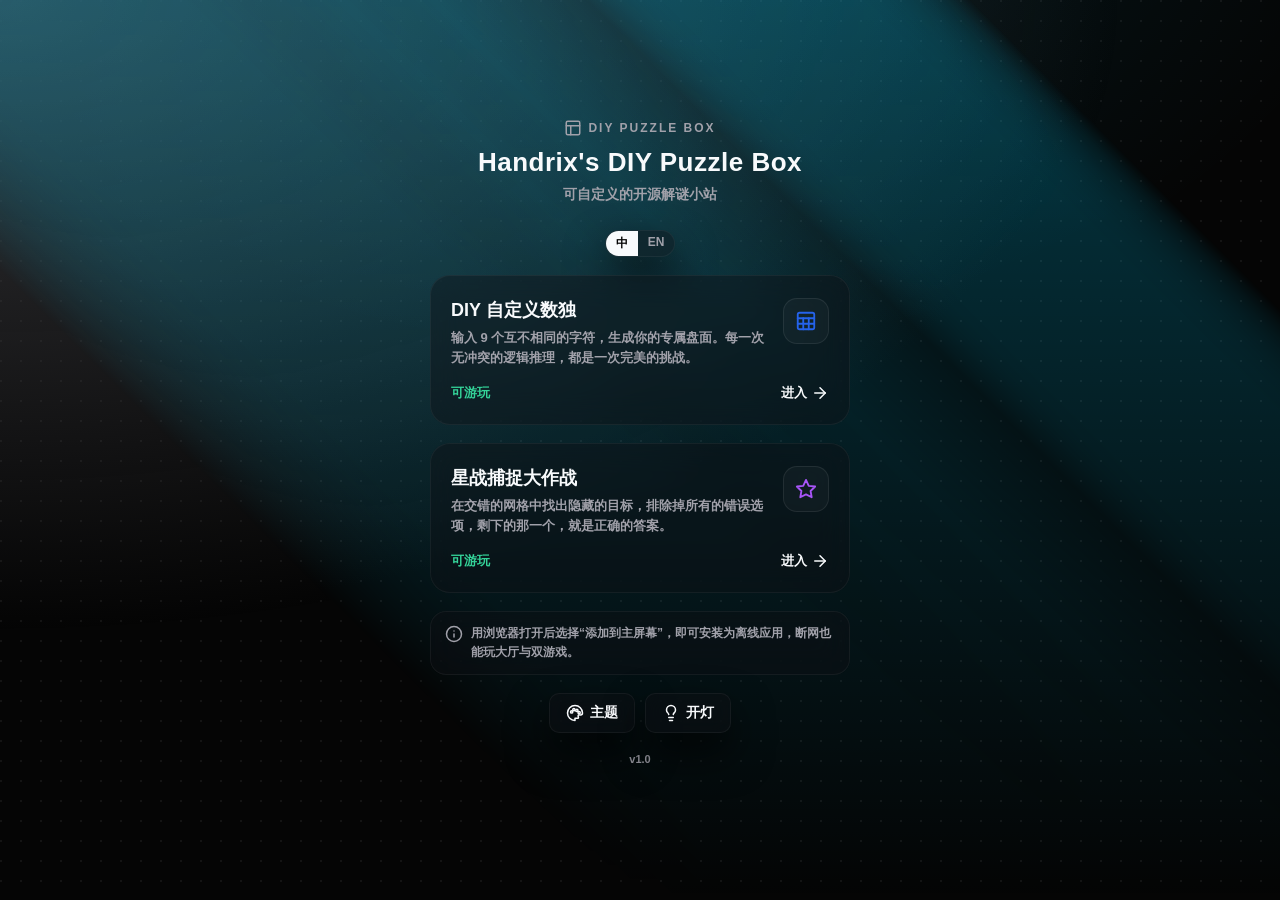
<file: index.html>
<!DOCTYPE html>
<html lang="zh-CN">
<head>
    <meta charset="UTF-8">
    <meta name="viewport" content="width=device-width, initial-scale=1.0, maximum-scale=1.0, user-select=none, viewport-fit=cover">
    <title>Handrix's DIY Puzzle Box</title>
    <link rel="stylesheet" href="css/common.css">
    <style>
        body {
            min-height: 100vh;
            justify-content: center;
            padding: 32px 20px 48px;
            box-sizing: border-box;
        }

        .hall {
            width: 100%;
            max-width: 420px;
            z-index: 10;
            display: flex;
            flex-direction: column;
            gap: 18px;
        }

        .hall-brand {
            text-align: center;
            margin-bottom: 8px;
        }

        .hall-kicker {
            display: inline-flex;
            align-items: center;
            gap: 6px;
            font-size: 12px;
            letter-spacing: 2px;
            text-transform: uppercase;
            color: var(--text-note);
            font-weight: 700;
            margin-bottom: 10px;
        }

        .hall-brand h1 {
            font-size: 26px;
            letter-spacing: 0.5px;
            margin: 0 0 8px;
            color: var(--text-main);
        }

        .hall-brand p {
            margin: 0;
            font-size: 14px;
            color: var(--text-note);
            font-weight: 600;
        }

        .game-card {
            display: block;
            text-decoration: none;
            color: inherit;
            background: var(--glass-bg);
            border: 1px solid var(--glass-border);
            backdrop-filter: blur(16px);
            -webkit-backdrop-filter: blur(16px);
            border-radius: 20px;
            padding: 22px 20px;
            box-shadow: 0 12px 32px var(--shadow);
            transition: transform 0.2s, box-shadow 0.2s;
        }

        .game-card:active { transform: scale(0.98); }

        .game-card-top {
            display: flex;
            align-items: flex-start;
            justify-content: space-between;
            gap: 12px;
            margin-bottom: 12px;
        }

        .game-icon {
            width: 44px;
            height: 44px;
            border-radius: 14px;
            display: flex;
            align-items: center;
            justify-content: center;
            background: var(--btn-bg);
            border: 1px solid var(--btn-border);
            flex-shrink: 0;
        }

        .game-icon .icon { width: 22px; height: 22px; }

        .game-card h2 {
            margin: 0 0 6px;
            font-size: 18px;
        }

        .game-card p {
            margin: 0;
            font-size: 13px;
            line-height: 1.55;
            color: var(--text-note);
            font-weight: 600;
        }

        .game-meta {
            margin-top: 16px;
            display: flex;
            align-items: center;
            justify-content: space-between;
            font-size: 13px;
            font-weight: 700;
        }

        .status-live { color: #059669; }
        .status-soon { color: #d97706; }

        [data-theme="dark"] .status-live { color: #34d399; }
        [data-theme="dark"] .status-soon { color: #fbbf24; }

        .enter-hint {
            display: inline-flex;
            align-items: center;
            gap: 4px;
            color: var(--text-main);
        }

        .hall-theme {
            align-self: center;
            display: inline-flex;
            align-items: center;
            gap: 6px;
            padding: 10px 16px;
            margin-top: 6px;
        }

        .card-sudoku .game-icon { color: #2563eb; }
        .card-star .game-icon { color: #a855f7; }

        .hall-bottom { display: flex; gap: 10px; align-self: center; }
        .hall-bottom .hall-theme { margin-top: 0; }
    </style>
<link rel="manifest" href="manifest.json">
    <link rel="apple-touch-icon" href="assets/app-icon.png">
    <meta name="apple-mobile-web-app-capable" content="yes">
    <meta name="apple-mobile-web-app-status-bar-style" content="black-translucent">
</head>
<body data-skin="default" data-theme="dark">
    <canvas id="canvas-fx"></canvas>
    <canvas id="canvas-confetti"></canvas>

    <div class="hall">
        <div class="hall-brand">
            <div class="hall-kicker">
                <svg class="icon" viewBox="0 0 24 24"><rect width="18" height="18" x="3" y="3" rx="2"/><path d="M3 9h18"/><path d="M9 21V9"/></svg>
                DIY PUZZLE BOX
            </div>
            <h1>Handrix's DIY Puzzle Box</h1>
            <p data-i18n="hall_sub">可自定义的开源解谜小站</p>
        </div>
        <div style="display:flex; justify-content:center;">
            <div class="lang-toggle" onclick="toggleGlobalLang()">
                <div class="lang-btn active" id="lang-cn">中</div>
                <div class="lang-btn" id="lang-en">EN</div>
            </div>
        </div>

        <a class="game-card card-sudoku" href="games/diy-sudoku/diy.html">
            <div class="game-card-top">
                <div>
                    <h2 data-i18n="card_diy_title">DIY 自定义数独</h2>
                    <p data-i18n="card_diy_desc">输入 9 个互不相同的字符，生成你的专属盘面。每一次无冲突的逻辑推理，都是一次完美的挑战。</p>
                </div>
                <div class="game-icon">
                    <svg class="icon" viewBox="0 0 24 24"><rect width="18" height="18" x="3" y="3" rx="2"/><path d="M3 9h18"/><path d="M9 21V9"/><path d="M3 15h18"/><path d="M15 21V9"/></svg>
                </div>
            </div>
            <div class="game-meta">
                <span class="status-live" data-i18n="status_live">可游玩</span>
                <span class="enter-hint"><span data-i18n="enter">进入</span>
                    <svg class="icon" viewBox="0 0 24 24"><path d="M5 12h14"/><path d="m12 5 7 7-7 7"/></svg>
                </span>
            </div>
        </a>

        <a class="game-card card-star" href="games/starbattle/star.html">
            <div class="game-card-top">
                <div>
                    <h2 data-i18n="card_star_title">星战捕捉大作战</h2>
                    <p data-i18n="card_star_desc">在交错的网格中找出隐藏的目标，排除掉所有的错误选项，剩下的那一个，就是正确的答案。</p>
                </div>
                <div class="game-icon">
                    <svg class="icon" viewBox="0 0 24 24"><polygon points="12 2 15 8.5 22 9.3 17 14.2 18.2 21 12 17.8 5.8 21 7 14.2 2 9.3 9 8.5 12 2"/></svg>
                </div>
            </div>
            <div class="game-meta">
                <span class="status-live" data-i18n="status_live">可游玩</span>
                <span class="enter-hint"><span data-i18n="enter">进入</span>
                    <svg class="icon" viewBox="0 0 24 24"><path d="M5 12h14"/><path d="m12 5 7 7-7 7"/></svg>
                </span>
            </div>
        </a>

        <div class="hall-tip">
            <svg class="icon" viewBox="0 0 24 24"><path d="M12 16v-4"/><path d="M12 8h.01"/><circle cx="12" cy="12" r="10"/></svg>
            <span data-i18n="hall_offline_tip">用浏览器打开后选择“添加到主屏幕”，即可安装为离线应用，断网也能玩大厅与双游戏。</span>
        </div>

        <div class="hall-bottom">
            <button type="button" class="hall-theme glass-panel" onclick="openSkinModal()">
                <svg class="icon" viewBox="0 0 24 24"><path d="M12 22a10 10 0 1 1 10-10c0 1.5-1 2.5-2.5 2.5h-1.87a1.5 1.5 0 0 0-1.42 2.05l.38 1.15c.21.63-.3 1.3-.98 1.3H12Z"/><circle cx="7.5" cy="10.5" r="1.5"/><circle cx="10.5" cy="7.5" r="1.5"/><circle cx="14.5" cy="8.5" r="1.5"/><circle cx="17.5" cy="11.5" r="1.5"/></svg>
                <span data-i18n="hall_theme">主题</span>
            </button>
            <button type="button" class="hall-theme glass-panel" id="theme-btn" onclick="toggleTheme()">
                <svg class="icon" id="theme-icon" viewBox="0 0 24 24"><path d="M15 14c.2-1 .7-1.7 1.5-2.5 1-.9 1.5-2.2 1.5-3.5A6 6 0 0 0 6 8c0 1.3.5 2.6 1.5 3.5.7.8 1.3 1.5 1.5 2.5"/><path d="M9 18h6"/><path d="M10 22h4"/></svg>
                <span id="theme-text">开灯</span>
            </button>
        </div>
        <div class="hall-version" id="hall-version">v1.0</div>
    </div>

    <!-- 主题弹窗 -->
    <div class="modal-overlay" id="skinModal">
        <div class="modal-content" style="text-align: center;">
            <h2 style="color: #a855f7;"><svg class="icon" viewBox="0 0 24 24"><path d="M12 22a10 10 0 1 1 10-10c0 1.5-1 2.5-2.5 2.5h-1.87a1.5 1.5 0 0 0-1.42 2.05l.38 1.15c.21.63-.3 1.3-.98 1.3H12Z"/><circle cx="7.5" cy="10.5" r="1.5"/><circle cx="10.5" cy="7.5" r="1.5"/><circle cx="14.5" cy="8.5" r="1.5"/><circle cx="17.5" cy="11.5" r="1.5"/></svg> 主题色彩</h2>
            <hr style="border: 0; border-top: 1px solid var(--glass-border); margin-bottom: 20px;">
            <div style="display: flex; flex-direction: column; gap: 8px;">
                <button class="skin-opt" onclick="changeSkin('default')" style="background: linear-gradient(135deg, #e0c3fc, #8ec5fc); color: #1e293b;">
                    <svg class="icon" viewBox="0 0 24 24"><path d="m12 3-1.912 5.813a2 2 0 0 1-1.275 1.275L3 12l5.813 1.912a2 2 0 0 1 1.275 1.275L12 21l1.912-5.813a2 2 0 0 1 1.275-1.275L21 12l-5.813-1.912a2 2 0 0 1-1.275-1.275L12 3Z"/><path d="M5 3v4"/><path d="M19 17v4"/><path d="M3 5h4"/><path d="M17 19h4"/></svg> 星空青 (Cyan)
                </button>
                <button class="skin-opt" onclick="changeSkin('purple')" style="background: linear-gradient(135deg, #e2c0ff, #c49aeb); color: #3b0764;">
                    <svg class="icon" viewBox="0 0 24 24"><path d="M19 14c1.49-1.46 3-3.21 3-5.5A5.5 5.5 0 0 0 16.5 3c-1.76 0-3 .5-4.5 2-1.5-1.5-2.74-2-4.5-2A5.5 5.5 0 0 0 2 8.5c0 2.3 1.5 4.05 3 5.5l7 7Z"/></svg> 罗兰紫 (Purple)
                </button>
                <button class="skin-opt" onclick="changeSkin('emerald')" style="background: linear-gradient(135deg, #a7f3d0, #34d399); color: #064e3b;">
                    <svg class="icon" viewBox="0 0 24 24"><path d="M12 2L2 7l10 5 10-5-10-5z"/><path d="M2 17l10 5 10-5"/></svg> 翡冷翠雾绿 (Emerald)
                </button>
            </div>
            <button class="close-btn" onclick="closeModal('skinModal')">选好了！</button>
        </div>
    </div>

    <script src="js/common.js"></script>
<script>
    window.HALL_DICT = {
        cn: {
            hall_sub: "可自定义的开源解谜小站",
            card_diy_title: "DIY 自定义数独",
            card_diy_desc: "输入 9 个互不相同的字符，生成你的专属盘面。每一次无冲突的逻辑推理，都是一次完美的挑战。",
            card_star_title: "星战捕捉大作战",
            card_star_desc: "在交错的网格中找出隐藏的目标，排除掉所有的错误选项，剩下的那一个，就是正确的答案。",
            status_live: "可游玩",
            enter: "进入",
            hall_theme: "主题",
            hall_offline_tip: "用浏览器打开后选择“添加到主屏幕”，即可安装为离线应用，断网也能玩大厅与双游戏。"
        },
        en: {
            hall_sub: "A customizable open-source puzzle lobby",
            card_diy_title: "DIY Custom Sudoku",
            card_diy_desc: "Enter 9 unique characters to generate your own board. Every clean logical deduction is a perfect challenge.",
            card_star_title: "Starbattle Hunt",
            card_star_desc: "Find the hidden target in the grid, rule out every wrong option, and the one that remains is the answer.",
            status_live: "Playable",
            enter: "Enter",
            hall_theme: "Theme",
            hall_offline_tip: "Open in a browser, then choose Add to Home Screen to install the offline app. The lobby and both games work offline."
        }
    };
    window.onGlobalLangApplied = function() {
        applyThemeUI();
    };
    document.addEventListener('DOMContentLoaded', () => { applyGlobalLang(); });
    if ("serviceWorker" in navigator) {
        window.addEventListener("load", function () {
            navigator.serviceWorker.register("sw.js").catch(function (err) {
                console.warn("SW register failed:", err);
            });
        });
    }
    </script>
</body>
</html>
</file>
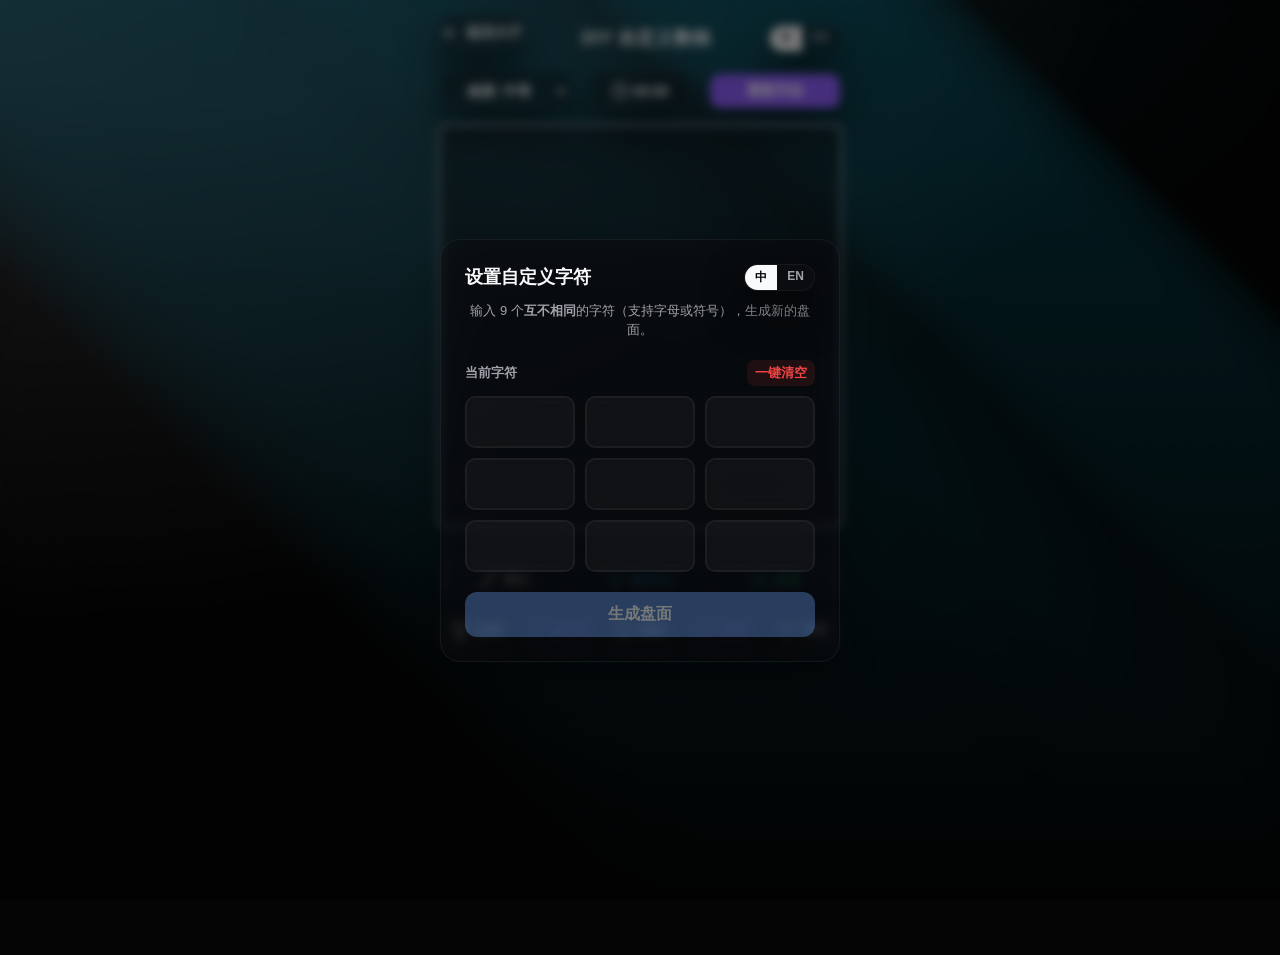
<file: games/diy-sudoku/diy.html>
<!DOCTYPE html>
<html lang="zh-CN">
<head>
    <meta charset="UTF-8">
    <meta name="viewport" content="width=device-width, initial-scale=1.0, maximum-scale=1.0, user-select=none, viewport-fit=cover">
    <title>DIY 自定义数独 · Handrix's DIY Puzzle Box</title>
    <link rel="stylesheet" href="../../css/common.css">
    <link rel="stylesheet" href="diy.css">
    <link rel="manifest" href="../../manifest.json">
    <link rel="apple-touch-icon" href="../../assets/app-icon.png">
    <meta name="apple-mobile-web-app-capable" content="yes">
    <meta name="apple-mobile-web-app-status-bar-style" content="black-translucent">
</head>
<body data-skin="default" data-theme="dark">

    <canvas id="canvas-fx"></canvas>
    <canvas id="canvas-confetti"></canvas>

    <div class="header">
        <a href="../../index.html" class="hall-back glass-panel">
            <svg class="icon" viewBox="0 0 24 24"><path d="m12 19-7-7 7-7"/><path d="M19 12H5"/></svg>
            返回大厅
        </a>
        <h1 id="app-title" data-i18n="title">DIY 自定义数独</h1>
        <div class="lang-toggle" onclick="toggleLang()">
            <div class="lang-btn active" id="lang-cn">中</div>
            <div class="lang-btn" id="lang-en">EN</div>
        </div>
    </div>

    <div class="top-controls">
        <select id="diff-select" class="glass-panel" onchange="startNewGame()">
            <option value="35" data-i18n="diff_easy">难度: 简单</option>
            <option value="45" selected data-i18n="diff_med">难度: 中等</option>
            <option value="55" data-i18n="diff_hard">难度: 困难</option>
        </select>
        <div class="timer-display glass-panel" id="timer"><svg class="icon" viewBox="0 0 24 24"><circle cx="12" cy="12" r="10"/><polyline points="12 6 12 12 16 14"/></svg> <span>00:00</span></div>
        <button id="new-game-btn" onclick="startNewGame()" style="background:#8b5cf6; color:white; border:none;" data-i18n="btn_restart">重新开始</button>
    </div>

    <div class="board" id="board"></div>
    <div class="keyboard" id="keyboard-container"></div>

    <div class="action-row">
        <button class="action-btn" id="note-btn" onclick="toggleNoteMode()">
            <svg class="icon" viewBox="0 0 24 24"><path d="M17 3a2.85 2.83 0 1 1 4 4L7.5 20.5 2 22l1.5-5.5Z"/><path d="m15 5 4 4"/></svg> <span data-i18n="btn_note">笔记</span>
        </button>
        <button class="action-btn" onclick="useHint()" style="color: #0ea5e9;">
            <svg class="icon" viewBox="0 0 24 24"><path d="M15 14c.2-1 .7-1.7 1.5-2.5 1-.9 1.5-2.2 1.5-3.5A6 6 0 0 0 6 8c0 1.3.5 2.6 1.5 3.5.8.8 1.3 1.5 1.5 2.5"/><path d="M9 18h6"/><path d="M10 22h4"/></svg> <span id="hint-text" data-i18n="btn_hint">提示(3)</span>
        </button>
        <button class="action-btn" onclick="checkWin()" style="color: #10b981;">
            <svg class="icon" viewBox="0 0 24 24"><path d="M22 11.08V12a10 10 0 1 1-5.93-9.14"/><path d="m9 11 3 3L22 4"/></svg> <span data-i18n="btn_check">检查</span>
        </button>
    </div>

    <div class="action-row">
        <button class="action-btn" onclick="openStats()">
            <svg class="icon" viewBox="0 0 24 24"><path d="M6 9H4.5a2.5 2.5 0 0 1 0-5H6"/><path d="M18 9h1.5a2.5 2.5 0 0 0 0-5H18"/><path d="M4 22h16"/><path d="M10 14.66V17c0 .55-.47.98-.97 1.21C7.85 18.75 7 20.24 7 22"/><path d="M14 14.66V17c0 .55.47.98.97 1.21C16.15 18.75 17 20.24 17 22"/><path d="M18 2H6v7a6 6 0 0 0 12 0V2Z"/></svg> <span data-i18n="btn_stats">战绩</span>
        </button>
        <button class="action-btn" onclick="openSetupModal()" style="color: #8b5cf6;">
            <svg class="icon" viewBox="0 0 24 24"><path d="M17 3a2.85 2.83 0 1 1 4 4L7.5 20.5 2 22l1.5-5.5Z"/><path d="m15 5 4 4"/></svg> <span data-i18n="btn_rechar">换字符</span>
        </button>
        <button class="action-btn" onclick="openModal('rulesModal')">
            <svg class="icon" viewBox="0 0 24 24"><circle cx="12" cy="12" r="10"/><path d="M12 16v-4"/><path d="M12 8h.01"/></svg> <span data-i18n="btn_rules">规则</span>
        </button>
        <button class="action-btn" onclick="openSettings()" style="color: #a855f7;">
            <svg class="icon" viewBox="0 0 24 24"><path d="M12 22a10 10 0 1 1 10-10c0 1.5-1 2.5-2.5 2.5h-1.87a1.5 1.5 0 0 0-1.42 2.05l.38 1.15c.21.63-.3 1.3-.98 1.3H12Z"/></svg> <span data-i18n="btn_custom">定制</span>
        </button>
        <button class="action-btn" id="theme-btn" onclick="toggleTheme()">
            <svg class="icon" id="theme-icon" viewBox="0 0 24 24"><path d="M15 14c.2-1 .7-1.7 1.5-2.5 1-.9 1.5-2.2 1.5-3.5A6 6 0 0 0 6 8c0 1.3.5 2.6 1.5 3.5.7.8 1.3 1.5 1.5 2.5"/><path d="M9 18h6"/><path d="M10 22h4"/></svg> <span id="theme-text">开灯</span>
        </button>
    </div>

    <!-- ======== Setup Modal ======== -->
    <div class="modal-overlay" id="setupModal">
        <div class="modal-content">
            <div class="modal-header">
                <h2 data-i18n="setup_title">设置自定义字符</h2>
                <div class="lang-toggle" onclick="toggleLang()">
                    <div class="lang-btn active" id="lang-cn-setup">中</div>
                    <div class="lang-btn" id="lang-en-setup">EN</div>
                </div>
            </div>
            <p class="subtitle" id="setup-instruction" data-i18n="setup_sub">输入 9 个互不相同的字符，生成专属盘面。</p>
            <div class="diy-header-row">
                <span style="font-size: 13px; font-weight: 600; color: var(--text-note);" data-i18n="setup_label">当前字符</span>
                <span onclick="clearSetup()" style="font-size: 13px; font-weight: bold; color: #ef4444; cursor: pointer; padding: 4px 8px; border-radius: 8px; background: rgba(239,68,68,0.1);" data-i18n="setup_clear">一键清空</span>
            </div>
            <div class="diy-slots-container" id="slots-container" onclick="focusHiddenInput()">
                <input type="text" id="hiddenInput" class="hidden-input" maxlength="18" autocomplete="off" autocorrect="off" autocapitalize="off" spellcheck="false">
                <div class="diy-slot"></div><div class="diy-slot"></div><div class="diy-slot"></div>
                <div class="diy-slot"></div><div class="diy-slot"></div><div class="diy-slot"></div>
                <div class="diy-slot"></div><div class="diy-slot"></div><div class="diy-slot"></div>
            </div>
            <div class="setup-actions">
                <button class="close-btn" id="setupCancelBtn" onclick="closeModal('setupModal')" style="display:none;" data-i18n="btn_cancel">取消</button>
                <button class="close-btn" id="startBtn" disabled onclick="saveCharsAndStart()" data-i18n="setup_btn">生成盘面</button>
            </div>
        </div>
    </div>
    <!-- ======== Settings Modal ======== -->
    <div class="modal-overlay" id="settingsModal">
        <div class="modal-content">
            <h2 style="color: #a855f7;"><span data-i18n="set_title">定制选项</span></h2>
            <div class="setting-item" onclick="changeSkin('default')"><span data-i18n="skin_default">星空青 (Cyan)</span><span id="check-default" style="color: #3b82f6; display: none;"><svg class="icon" style="width:20px;height:20px;" viewBox="0 0 24 24"><path d="M20 6 9 17l-5-5"/></svg></span></div>
            <div class="setting-item" onclick="changeSkin('purple')"><span data-i18n="skin_purple">罗兰紫 (Purple)</span><span id="check-purple" style="color: #3b82f6; display: none;"><svg class="icon" style="width:20px;height:20px;" viewBox="0 0 24 24"><path d="M20 6 9 17l-5-5"/></svg></span></div>
            <div class="setting-item" onclick="changeSkin('emerald')"><span data-i18n="skin_emerald">翡冷翠雾绿 (Emerald)</span><span id="check-emerald" style="color: #3b82f6; display: none;"><svg class="icon" style="width:20px;height:20px;" viewBox="0 0 24 24"><path d="M20 6 9 17l-5-5"/></svg></span></div>
            <div class="setting-item" onclick="openSetupModal()" style="margin-top: 24px; border-color: #8b5cf6; color: #8b5cf6; justify-content:center; gap:8px;"><svg class="icon" viewBox="0 0 24 24"><path d="M17 3a2.85 2.83 0 1 1 4 4L7.5 20.5 2 22l1.5-5.5Z"/><path d="m15 5 4 4"/></svg> <span data-i18n="set_edit_char">修改专属字符</span></div>
            <button class="close-btn" onclick="closeModal('settingsModal')" data-i18n="btn_confirm">完成</button>
        </div>
    </div>
    <div class="modal-overlay" id="statsModal"><div class="modal-content"><h2><span data-i18n="stat_title">战绩看板</span></h2><table class="stats-table" id="statsTable"></table><p style="font-size: 11px; color: var(--text-note); text-align: center; margin-top: 15px;" data-i18n="stat_note">* 数据安全储存在本机</p><button class="close-btn" onclick="closeModal('statsModal')" data-i18n="btn_continue">继续加油</button></div></div>
    <div class="modal-overlay" id="rulesModal"><div class="modal-content"><h2><span data-i18n="rule_title">游戏规则</span></h2><h3><span data-i18n="rule_h1">基础规则</span></h3><ul><li data-i18n="rule_1">填入你设定的 9 个字符。</li><li data-i18n="rule_2">每行、每列、每个 3x3 宫格内，每个字符只能出现一次。</li></ul><h3><span data-i18n="rule_h2">操作技巧</span></h3><ul><li data-i18n="rule_3">点击格子会自动高亮关联区域和相同字符。</li><li data-i18n="rule_4">笔记模式：单格最多填4个猜想；确认答案后自动清理冲突笔记！</li><li data-i18n="rule_5">提示求助：每局提供 3 次揭晓答案的机会。</li><li data-i18n="rule_offline">用浏览器打开后选择“添加到主屏幕”，即可离线玩。</li></ul><button class="close-btn" onclick="closeModal('rulesModal')" data-i18n="btn_confirm">知道啦！</button></div></div>
    <div class="modal-overlay" id="messageModal"><div class="modal-content" style="text-align: center;"><h2 id="msgTitle">提示</h2><p id="msgBody" style="font-size: 15px; color: var(--text-note); margin: 16px 0; line-height: 1.5; font-weight: 500;"></p><button class="close-btn" id="msgCloseBtn" onclick="closeModal('messageModal')" data-i18n="btn_confirm">确认</button></div></div>
    <script src="../../js/common.js"></script>
    <script src="diy.js"></script>
    <script>
    if ("serviceWorker" in navigator) {
        window.addEventListener("load", function () {
            navigator.serviceWorker.register("../../sw.js").catch(function (err) {
                console.warn("SW register failed:", err);
            });
        });
    }
    </script>
</body>
</html>
</file>
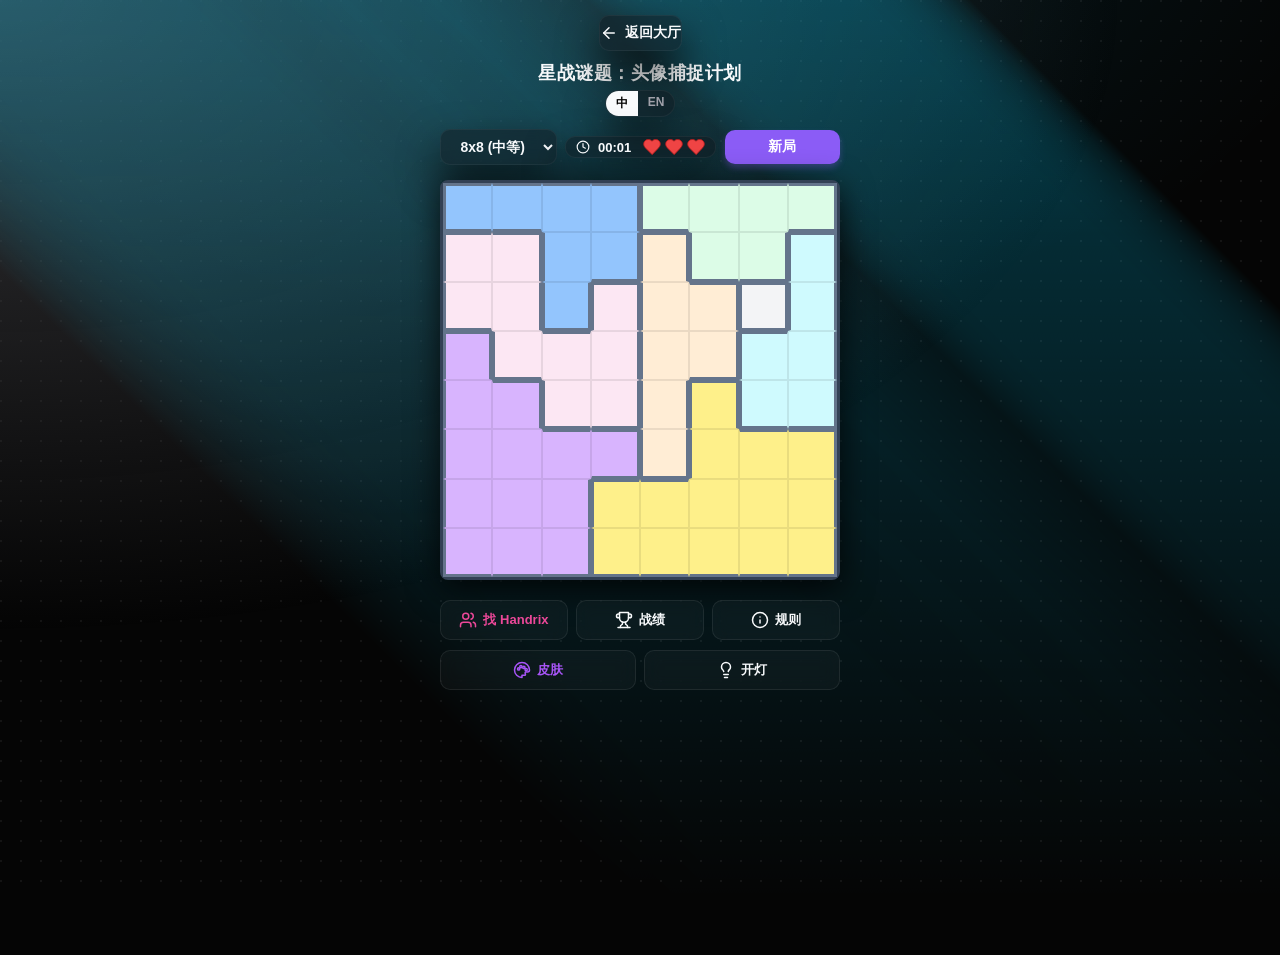
<file: games/starbattle/star.html>
<!DOCTYPE html>
<html lang="zh-CN">
<head>
    <meta charset="UTF-8">
    <meta name="viewport" content="width=device-width, initial-scale=1.0, maximum-scale=1.0, user-select=none, viewport-fit=cover">
    <title>星战谜题：头像捕捉计划 · Handrix's DIY Puzzle Box</title>
    <link rel="stylesheet" href="../../css/common.css">
    <link rel="stylesheet" href="star.css">
    <link rel="manifest" href="../../manifest.json">
    <link rel="apple-touch-icon" href="../../assets/app-icon.png">
    <meta name="apple-mobile-web-app-capable" content="yes">
    <meta name="apple-mobile-web-app-status-bar-style" content="black-translucent">
</head>
<body data-skin="default" data-theme="dark">

    <canvas id="canvas-fx"></canvas>
    <canvas id="canvas-confetti"></canvas>

    <div class="header">
        <a href="../../index.html" class="hall-back glass-panel">
            <svg class="icon" viewBox="0 0 24 24"><path d="m12 19-7-7 7-7"/><path d="M19 12H5"/></svg>
            <span data-i18n="back_hall">返回大厅</span>
        </a>
        <h1 id="main-title" data-i18n="star_title">星战谜题：头像捕捉计划</h1>
        <div class="lang-toggle" onclick="toggleGlobalLang()">
            <div class="lang-btn active" id="lang-cn">中</div>
            <div class="lang-btn" id="lang-en">EN</div>
        </div>
    </div>

    <div class="top-controls">
        <select id="diff-select" class="glass-panel" onchange="startNewGame()">
            <option value="7" data-i18n="diff_7">7x7 (简单)</option>
            <option value="8" selected data-i18n="diff_8">8x8 (中等)</option>
            <option value="9" data-i18n="diff_9">9x9 (困难)</option>
            <option value="event_moon" id="event-moon-option" data-i18n="diff_moon">9x9 玉兔寻觅 (中秋限时活动)</option>
        </select>
        
        <div class="glass-panel" style="display:flex; gap: 10px; padding: 0 10px; align-items:center; flex: 0 0 auto;">
            <div id="timer" style="font-variant-numeric: tabular-nums; font-size:13px; display:flex; align-items:center; gap:4px; color: var(--text-main);">
                <svg class="icon inline-icon" style="width:14px;height:14px;" viewBox="0 0 24 24"><circle cx="12" cy="12" r="10"/><polyline points="12 6 12 12 16 14"/></svg> 00:00
            </div>
            <div id="hp-container" style="display:flex; gap: 2px;"></div>
        </div>
        
        <button id="new-game-btn" onclick="startNewGame()" style="background:#8b5cf6; color:white; border:none; box-shadow: 0 4px 6px rgba(139, 92, 246, 0.3);" data-i18n="new_game">新局</button>
    </div>

    <div id="star-board" class="board"></div>

    <div class="action-row">
        <button class="action-btn" id="target-btn" onclick="toggleTarget()" style="color: #ec4899;">
            <svg class="icon" viewBox="0 0 24 24"><path d="M16 21v-2a4 4 0 0 0-4-4H6a4 4 0 0 0-4 4v2"/><circle cx="9" cy="7" r="4"/><path d="M22 21v-2a4 4 0 0 0-3-3.87"/><path d="M16 3.13a4 4 0 0 1 0 7.75"/></svg> 
            <span id="target-text">找 Handrix</span>
        </button>
        <!-- 新增战绩按钮 -->
        <button class="action-btn" onclick="openStats()">
            <svg class="icon" viewBox="0 0 24 24"><path d="M6 9H4.5a2.5 2.5 0 0 1 0-5H6"/><path d="M18 9h1.5a2.5 2.5 0 0 0 0-5H18"/><path d="M4 22h16"/><path d="M10 14.66V17c0 .55-.47.98-.97 1.21C7.85 18.75 7 20.24 7 22"/><path d="M14 14.66V17c0 .55.47.98.97 1.21C16.15 18.75 17 20.24 17 22"/><path d="M18 2H6v7a6 6 0 0 0 12 0V2Z"/></svg> <span data-i18n="btn_stats">战绩</span>
        </button>
        <button class="action-btn" onclick="openRules()">
            <svg class="icon" viewBox="0 0 24 24"><circle cx="12" cy="12" r="10"/><path d="M12 16v-4"/><path d="M12 8h.01"/></svg> <span data-i18n="btn_rules">规则</span>
        </button>
    </div>

    <div class="action-row">
        <button class="action-btn" onclick="openSkinModal()" style="color: #a855f7;">
            <svg class="icon" viewBox="0 0 24 24"><path d="M12 22a10 10 0 1 1 10-10c0 1.5-1 2.5-2.5 2.5h-1.87a1.5 1.5 0 0 0-1.42 2.05l.38 1.15c.21.63-.3 1.3-.98 1.3H12Z"/><circle cx="7.5" cy="10.5" r="1.5"/><circle cx="10.5" cy="7.5" r="1.5"/><circle cx="14.5" cy="8.5" r="1.5"/><circle cx="17.5" cy="11.5" r="1.5"/></svg> <span data-i18n="btn_skin">皮肤</span>
        </button>
        <button class="action-btn" id="theme-btn" onclick="toggleTheme()">
            <svg class="icon" id="theme-icon" viewBox="0 0 24 24"><path d="M15 14c.2-1 .7-1.7 1.5-2.5 1-.9 1.5-2.2 1.5-3.5A6 6 0 0 0 6 8c0 1.3.5 2.6 1.5 3.5.7.8 1.3 1.5 1.5 2.5"/><path d="M9 18h6"/><path d="M10 22h4"/></svg> <span id="theme-text">开灯</span>
        </button>
    </div>

    <!-- 皮肤弹窗 (与数独/大厅共用 changeSkin) -->
    <div class="modal-overlay" id="skinModal">
        <div class="modal-content" style="text-align: center;">
            <h2 style="color: #a855f7;"><svg class="icon" viewBox="0 0 24 24"><path d="M12 22a10 10 0 1 1 10-10c0 1.5-1 2.5-2.5 2.5h-1.87a1.5 1.5 0 0 0-1.42 2.05l.38 1.15c.21.63-.3 1.3-.98 1.3H12Z"/><circle cx="7.5" cy="10.5" r="1.5"/><circle cx="10.5" cy="7.5" r="1.5"/><circle cx="14.5" cy="8.5" r="1.5"/><circle cx="17.5" cy="11.5" r="1.5"/></svg> <span data-i18n="skin_title">主题色彩</span></h2>
            <hr style="border: 0; border-top: 1px solid var(--glass-border); margin-bottom: 20px;">
            <div style="display: flex; flex-direction: column; gap: 8px;">
                <button class="skin-opt" onclick="changeSkin('default')" style="background: linear-gradient(135deg, #e0c3fc, #8ec5fc); color: #1e293b;">
                    <svg class="icon" viewBox="0 0 24 24"><path d="m12 3-1.912 5.813a2 2 0 0 1-1.275 1.275L3 12l5.813 1.912a2 2 0 0 1 1.275 1.275L12 21l1.912-5.813a2 2 0 0 1 1.275-1.275L21 12l-5.813-1.912a2 2 0 0 1-1.275-1.275L12 3Z"/><path d="M5 3v4"/><path d="M19 17v4"/><path d="M3 5h4"/><path d="M17 19h4"/></svg> <span data-i18n="skin_cyan">星空青 (Cyan)</span>
                </button>
                <button class="skin-opt" onclick="changeSkin('purple')" style="background: linear-gradient(135deg, #e2c0ff, #c49aeb); color: #3b0764;">
                    <svg class="icon" viewBox="0 0 24 24"><path d="M19 14c1.49-1.46 3-3.21 3-5.5A5.5 5.5 0 0 0 16.5 3c-1.76 0-3 .5-4.5 2-1.5-1.5-2.74-2-4.5-2A5.5 5.5 0 0 0 2 8.5c0 2.3 1.5 4.05 3 5.5l7 7Z"/></svg> <span data-i18n="skin_purple">罗兰紫 (Purple)</span>
                </button>
                <button class="skin-opt" onclick="changeSkin('emerald')" style="background: linear-gradient(135deg, #a7f3d0, #34d399); color: #064e3b;">
                    <svg class="icon" viewBox="0 0 24 24"><path d="M12 2L2 7l10 5 10-5-10-5z"/><path d="M2 17l10 5 10-5"/></svg> <span data-i18n="skin_emerald">翡冷翠雾绿 (Emerald)</span>
                </button>
            </div>
            <button class="close-btn" onclick="closeModal('skinModal')" data-i18n="skin_done">选好了！</button>
        </div>
    </div>

    <!-- 规则弹窗 -->
    <div class="modal-overlay" id="rulesModal">
        <div class="modal-content">
            <h2><svg class="icon" viewBox="0 0 24 24"><circle cx="12" cy="12" r="10"/><path d="M12 16v-4"/><path d="M12 8h.01"/></svg> <span data-i18n="rule_title">星战谜题规则</span></h2>
            <hr style="border: 0; border-top: 1px solid var(--glass-border); margin-bottom: 10px;">
            <h3><svg class="inline-icon" viewBox="0 0 24 24"><path d="M8.5 14.5A2.5 2.5 0 0 0 11 12c0-1.38-.5-2-1-3-1.072-2.143-.224-4.054 2-6 .5 2.5 2 4.9 4 6.5 2 1.6 3 3.5 3 5.5a7 7 0 1 1-14 0c0-1.153.433-2.294 1-3a2.5 2.5 0 0 0 2.5 2.5z"/></svg> <span data-i18n="rule_goal">核心目标：</span></h3>
            <ul>
                <li data-i18n="rule_1">在每个加粗的颜色区块内，找出隐藏的头像！</li>
                <li data-i18n="rule_2">每一行、每一列、每个颜色区块，只能有 1 个头像。</li>
                <li data-i18n="rule_3">头像与头像之间绝对不能相邻（包括对角线）。</li>
            </ul>
            <h3><svg class="inline-icon" viewBox="0 0 24 24"><path d="M12 2v4"/><path d="M12 18v4"/><path d="M4.93 4.93l2.83 2.83"/><path d="M16.24 16.24l2.83 2.83"/><path d="M2 12h4"/><path d="M18 12h4"/><path d="M4.93 19.07l2.83-2.83"/><path d="M16.24 7.76l2.83-2.83"/></svg> <span data-i18n="rule_how">操作指北：</span></h3>
            <ul>
                <li data-i18n="rule_4">自由打叉：单点或滑动格子画叉号（草稿，不扣血）。</li>
                <li data-i18n="rule_5">滑动擦除：从已画叉的格子起手拖动可擦除。</li>
                <li data-i18n="rule_6">判定决断：快速双击格子放置头像。</li>
                <li data-i18n="rule_7">严苛惩罚：放错扣血并锁死格子，血量耗尽即失败。</li>
                <li data-i18n="rule_offline">用浏览器打开后选择“添加到主屏幕”，即可离线玩。</li>
            </ul>
            <button class="close-btn" onclick="closeModal('rulesModal')" data-i18n="btn_gotit">知道啦！</button>
        </div>
    </div>

    <!-- 战绩弹窗 -->
    <div class="modal-overlay" id="statsModal">
        <div class="modal-content">
            <h2><svg class="icon" viewBox="0 0 24 24"><path d="M6 9H4.5a2.5 2.5 0 0 1 0-5H6"/><path d="M18 9h1.5a2.5 2.5 0 0 0 0-5H18"/><path d="M4 22h16"/><path d="M10 14.66V17c0 .55-.47.98-.97 1.21C7.85 18.75 7 20.24 7 22"/><path d="M14 14.66V17c0 .55.47.98.97 1.21C16.15 18.75 17 20.24 17 22"/><path d="M18 2H6v7a6 6 0 0 0 12 0V2Z"/></svg> <span data-i18n="stats_title">战绩看板</span></h2>
            <table class="stats-table" id="statsTable"></table>
            <p style="font-size: 11px; color: var(--text-note); text-align: center; margin-top: 15px;" data-i18n="stats_note">* 数据保存在本机，再接再厉！</p>
            <button class="close-btn" onclick="closeModal('statsModal')" data-i18n="btn_keep">继续加油！</button>
        </div>
    </div>

    <img id="preload-handrix" src="../../assets/handrix.png" style="display:none;">

    <script src="../../js/common.js"></script>
    <script src="bank.js"></script>
    <script src="star.js"></script>
<script>
    window.STAR_DICT = {
        cn: {
            back_hall: "返回大厅", star_title: "星战谜题：头像捕捉计划",
            diff_7: "7x7 (简单)", diff_8: "8x8 (中等)", diff_9: "9x9 (困难)", diff_moon: "9x9 玉兔寻觅 (中秋限时活动)",
            new_game: "新局", btn_stats: "战绩", btn_rules: "规则", btn_skin: "皮肤",
            skin_title: "主题色彩", skin_cyan: "星空青 (Cyan)", skin_purple: "罗兰紫 (Purple)", skin_done: "选好了！",
            rule_title: "星战谜题规则", rule_goal: "核心目标：",
            rule_1: "在每个加粗的颜色区块内，找出隐藏的头像！",
            rule_2: "每一行、每一列、每个颜色区块，只能有 1 个头像。",
            rule_3: "头像与头像之间绝对不能相邻（包括对角线）。",
            rule_how: "操作指北：",
            rule_4: "自由打叉：单点或滑动格子画叉号（草稿，不扣血）。",
            rule_5: "滑动擦除：从已画叉的格子起手拖动可擦除。",
            rule_6: "判定决断：快速双击格子放置头像。",
            rule_7: "严苛惩罚：放错扣血并锁死格子，血量耗尽即失败。",
            rule_offline: "用浏览器打开后选择“添加到主屏幕”，即可离线玩。",
            btn_gotit: "知道啦！",
            stats_title: "战绩看板", stats_note: "* 数据保存在本机，再接再厉！", btn_keep: "继续加油！"
        },
        en: {
            back_hall: "Back to Lobby", star_title: "Starbattle: Avatar Hunt",
            diff_7: "7x7 (Easy)", diff_8: "8x8 (Medium)", diff_9: "9x9 (Hard)", diff_moon: "9x9 Moon Hunt (Mid-Autumn event)",
            new_game: "New Game", btn_stats: "Stats", btn_rules: "Rules", btn_skin: "Theme",
            skin_title: "Theme Colors", skin_cyan: "Cyan Sky", skin_purple: "Violet Purple", skin_done: "Done!",
            rule_title: "Starbattle Rules", rule_goal: "Goal:",
            rule_1: "Find the hidden avatar inside each bold color region!",
            rule_2: "Each row, column and color region holds exactly 1 avatar.",
            rule_3: "Avatars must never touch, not even diagonally.",
            rule_how: "How to play:",
            rule_4: "Mark freely: tap or swipe to draft crosses (no HP loss).",
            rule_5: "Swipe erase: start from a crossed cell to clear crosses.",
            rule_6: "Judge: double-tap a cell to place the avatar.",
            rule_7: "Penalty: a wrong placement costs HP and locks the cell.",
            rule_offline: "Open in a browser, Add to Home Screen, then play offline.",
            btn_gotit: "Got it!",
            stats_title: "Stats Board", stats_note: "* Data stays on this device. Keep going!", btn_keep: "Keep going!"
        }
    };
    window.onGlobalLangApplied = function() {
        applyThemeUI();
        if (typeof refreshStarLang === 'function') refreshStarLang();
        const table = document.getElementById('statsTable');
        if (table && table.innerHTML !== '' && typeof openStats === 'function') openStats();
    };
    document.addEventListener('DOMContentLoaded', () => { applyGlobalLang(); });
    if ("serviceWorker" in navigator) {
        window.addEventListener("load", function () {
            navigator.serviceWorker.register("../../sw.js").catch(function (err) {
                console.warn("SW register failed:", err);
            });
        });
    }
    </script>
</body>
</html>
</file>
<file: css/common.css>
/* ======== 极简玻璃拟态主题变量 (白天模式 Default) ======== */
:root {
    --bg-color: #f8fafc; /* 干净的奶白底色 */
    --dot-color: rgba(0, 0, 0, 0.05); /* 淡灰色细网格 */
    
    --glass-bg: rgba(255, 255, 255, 0.65); 
    --glass-border: rgba(255, 255, 255, 0.9);
    --glass-border-hover: #ffffff;
    
    --cell-bg: rgba(255, 255, 255, 0.9); 
    --grid-line: #cbd5e1; 
    --grid-line-thick: #475569;
    
    --text-fixed: #0f172a; 
    --text-user: #2563eb; 
    --text-note: #64748b; 
    --text-main: #1e293b; /* 白天深色文字 */
    
    --btn-bg: rgba(255, 255, 255, 0.8); 
    --btn-border: rgba(255, 255, 255, 0.6);
    --highlight-same: rgba(253, 230, 138, 0.6); 
    --highlight-related: rgba(219, 234, 254, 0.5); 
    --selected: rgba(147, 197, 253, 0.8);
    
    --shadow: 0 10px 30px rgba(0, 0, 0, 0.06); 
    --stat-best-color: #059669;
    --streak-shift: 14%; /* 斜切光瀑整体右移量 (手机可视区右侧偏暗, 右移补齐) */
    --streak-scale: 1; /* 斜切光瀑加粗倍数 (手机窄屏下每道光按视口百分比变细, 需放大补回宽度) */
}

/* 护眼模式核心 (黑夜模式 Dark) */
[data-theme="dark"] {
    --bg-color: #050505; /* 极客深黑 */
    --dot-color: rgba(255, 255, 255, 0.06); /* 白光细网格 */
    
    --glass-bg: rgba(15, 15, 20, 0.4); 
    --glass-border: rgba(255, 255, 255, 0.05); 
    --glass-border-hover: rgba(255, 255, 255, 0.4);
    
    --cell-bg: rgba(30, 41, 59, 0.85); 
    --grid-line: #334155; 
    --grid-line-thick: #94a3b8;
    
    --text-fixed: #f8fafc; 
    --text-user: #60a5fa; 
    --text-note: #a1a1aa; 
    --text-main: #f8fafc; /* 黑夜白色文字 */
    
    --btn-bg: rgba(255, 255, 255, 0.03); 
    --btn-border: rgba(255, 255, 255, 0.08);
    --highlight-same: rgba(202, 138, 4, 0.4); 
    --highlight-related: rgba(30, 58, 138, 0.4); 
    --selected: rgba(37, 99, 235, 0.6);
    
    --shadow: 0 20px 40px rgba(0, 0, 0, 0.7); 
    --stat-best-color: #34d399;
}

/* ======== 三色战略 (蓝/紫/雾绿) x (白天/黑夜) ======== */

/* 1. 默认蓝色系 (白天: 晴空蓝 / 黑夜: 赛博青 #00CFFF) */
body[data-skin="default"] {
    --ray-color: rgba(2, 132, 199, 0.10);
    --glow-color: rgba(14, 165, 233, 0.3);
    --streak-color: rgba(2, 132, 199, 0.18);
    --corner-glow: rgba(2, 132, 199, 0.06);
}
body[data-theme="dark"][data-skin="default"] {
    --ray-color: rgba(0, 207, 255, 0.12);
    --glow-color: rgba(0, 207, 255, 0.25);
    --streak-color: rgba(0, 207, 255, 0.25);
    --corner-glow: rgba(62, 62, 66, 0.85);
}

/* 2. 罗兰紫系 (白天: 晨曦紫 / 黑夜: 暗夜霓虹紫) */
body[data-skin="purple"] {
    --ray-color: rgba(147, 51, 234, 0.08);
    --glow-color: rgba(168, 85, 247, 0.25);
    --streak-color: rgba(147, 51, 234, 0.14);
    --corner-glow: rgba(147, 51, 234, 0.05);
}
body[data-theme="dark"][data-skin="purple"] {
    --ray-color: rgba(168, 85, 247, 0.12);
    --glow-color: rgba(168, 85, 247, 0.25);
    --streak-color: rgba(168, 85, 247, 0.25);
    --corner-glow: rgba(88, 28, 135, 0.4);
}

/* 3. 翡冷翠雾绿系 (白天: 鼠尾草雾 / 黑夜: 荧光薄荷) */
body[data-skin="emerald"] {
    --ray-color: rgba(16, 185, 129, 0.10);
    --glow-color: rgba(16, 185, 129, 0.30);
    --streak-color: rgba(16, 185, 129, 0.18);
    --corner-glow: rgba(16, 185, 129, 0.06);
}
body[data-theme="dark"][data-skin="emerald"] {
    --ray-color: rgba(110, 231, 183, 0.12);
    --glow-color: rgba(52, 211, 153, 0.28);
    --streak-color: rgba(52, 211, 153, 0.25);
    --corner-glow: rgba(6, 78, 59, 0.55);
}

/* ======== 全局背景重塑 (点阵 + 射线统一架构) ======== */
body {
    font-family: -apple-system, BlinkMacSystemFont, "Segoe UI", Roboto, sans-serif;
    background-color: var(--bg-color); color: var(--text-main); margin: 0;
    min-height: 100vh;
    min-height: 100dvh;
    display: flex; flex-direction: column; align-items: center; touch-action: manipulation; overflow-x: hidden;
    padding: calc(15px + env(safe-area-inset-top)) 15px calc(40px + env(safe-area-inset-bottom)) 15px;
    /* theme transition moved to desktop-only media query below (iOS repaint fix) */
    
        /* 统一的背景结构 (顶部光晕 + 点阵)；斜切光瀑/辉光/颗粒由伪元素承载，颜色随模式自动切换 */
    background-image:
        radial-gradient(ellipse 100% 100% at 50% -20%, var(--ray-color), transparent 60%),
        radial-gradient(circle at 1px 1px, var(--dot-color) 1px, transparent 0);
    background-size: 100% 100%, 20px 20px;
    background-attachment: fixed;
}

/* Theme smooth transition: desktop pointer devices only. On iOS touch, repainting the
   full-page bg + two fixed pseudo layers (mask+skew) frame-by-frame for 0.4s leaves
   stale tiles from the previous theme -> a black bar at the bottom until navigation */
@media (hover: hover) and (pointer: fine) {
    body { transition: background-color 0.4s ease, --streak-color 0.4s ease, --corner-glow 0.4s ease; }
}

/* ======== 顶级卡片与交互 (白天晶莹剔透，黑夜暗黑深邃) ======== */
.glass-panel, select, button, .timer-display {
    box-sizing: border-box; padding: 8px 0; font-size: 14px; font-weight: bold; border-radius: 12px;
    border: 1px solid var(--glass-border); 
    /* 顶部高光反射 (白天黑夜自适应) */
    border-top: 1px solid var(--glass-border-hover);
    background: var(--glass-bg); color: var(--text-main);
    backdrop-filter: blur(24px); -webkit-backdrop-filter: blur(24px); 
    outline: none; cursor: pointer; 
    box-shadow: var(--shadow);
    transition: transform 0.3s cubic-bezier(0.175, 0.885, 0.32, 1.275), box-shadow 0.3s ease, border-color 0.3s ease;
}

/* 悬停与按下的果冻回弹 + 呼吸辉光交互 */
.glass-panel:hover, select:hover, button:hover,
.glass-panel:active, select:active, button:active {
    transform: scale(1.03); 
    border-color: var(--glow-color);
    box-shadow: 0 20px 40px rgba(0, 0, 0, 0.15), 0 0 30px var(--glow-color);
}
[data-theme="dark"] .glass-panel:hover, 
[data-theme="dark"] select:hover, 
[data-theme="dark"] button:hover {
    box-shadow: 0 25px 50px rgba(0, 0, 0, 0.8), 0 0 30px var(--glow-color);
}

.icon { width: 18px; height: 18px; stroke: currentColor; stroke-width: 2; fill: none; stroke-linecap: round; stroke-linejoin: round; vertical-align: middle; }
.inline-icon { width: 16px; height: 16px; margin-right: 4px; vertical-align: text-bottom; fill: none; stroke: currentColor; stroke-width: 2; stroke-linecap: round; stroke-linejoin: round; }

#canvas-fx, #canvas-confetti { position: fixed; top: 0; left: 0; width: 100vw; height: 100vh; pointer-events: none; }
#canvas-fx { z-index: -1; }
#canvas-confetti { z-index: 9999; }

.header { text-align: center; margin-bottom: 12px; z-index: 10; }
.header h1 { font-size: 18px; color: var(--text-main); margin: 0 0 5px 0; letter-spacing: 0.5px; transition: 0.3s; }

.hall-back {
    display: inline-flex; align-items: center; justify-content: center; gap: 7px;
    padding: 8px 18px; margin-bottom: 10px; text-decoration: none; font-size: 13px;
}

.glass-panel, select, button, .timer-display {
    box-sizing: border-box; padding: 8px 0; font-size: 14px; font-weight: bold; border-radius: 10px;
    border: 1px solid var(--glass-border); background: var(--glass-bg); color: var(--text-main);
    backdrop-filter: blur(10px); -webkit-backdrop-filter: blur(10px); outline: none; cursor: pointer; transition: 0.2s;
}

.icon { width: 18px; height: 18px; stroke: currentColor; stroke-width: 2; fill: none; stroke-linecap: round; stroke-linejoin: round; vertical-align: middle; }
.inline-icon { width: 16px; height: 16px; margin-right: 4px; vertical-align: text-bottom; fill: none; stroke: currentColor; stroke-width: 2; stroke-linecap: round; stroke-linejoin: round; }

.skin-opt {
    border: 1px solid var(--glass-border); padding: 15px; border-radius: 12px; font-weight: bold; cursor: pointer;
    box-shadow: 0 4px 6px var(--shadow); transition: 0.2s; margin-bottom: 12px; width: 100%;
    display: flex; align-items: center; justify-content: center; gap: 8px; font-size: 15px;
}
.skin-opt:active { transform: scale(0.95); }

.modal-overlay {
    display: none; position: fixed; inset: 0; background: rgba(0, 0, 0, 0.5); backdrop-filter: blur(5px);
    -webkit-backdrop-filter: blur(5px); z-index: 10000; justify-content: center; align-items: center;
}
.modal-content {
    background: var(--glass-bg); backdrop-filter: blur(25px); -webkit-backdrop-filter: blur(25px);
    border: 1px solid var(--glass-border); color: var(--text-main); width: 85%; max-width: 350px; border-radius: 20px;
    padding: 24px; box-shadow: 0 20px 40px rgba(0,0,0,0.3); max-height: 80vh; overflow-y: auto;
}
.modal-content h2 { font-size: 18px; margin-top: 0; text-align: center; display: flex; align-items: center; justify-content: center; gap: 6px;}
.modal-content h3 { font-size: 15px; margin: 15px 0 5px 0; opacity: 0.9; display: flex; align-items: center; color: #3b82f6;}
.modal-content ul { margin: 0; padding-left: 20px; font-size: 14px; line-height: 1.6; }
.close-btn {
    width: 100%; background: #3b82f6; color: white !important; border: none; padding: 12px; border-radius: 12px;
    font-size: 16px; font-weight: bold; margin-top: 20px; cursor: pointer; transition: 0.2s;
}
.close-btn:active { transform: scale(0.95); }

.theme-event-text { color: #db2777 !important; font-weight: bold; }

/* 弹窗标题 SVG 图标 (替代 emoji) */
.msg-icon { display: inline-flex; align-items: center; margin-right: 6px; }
.msg-icon .icon { width: 20px; height: 20px; }

/* 全局语言切换 (大厅/数独/星战共用玻璃质感) */
.lang-toggle { background: var(--glass-bg); border: 1px solid var(--glass-border); border-radius: 20px; display: inline-flex; overflow: hidden; box-shadow: var(--shadow); cursor: pointer; flex-shrink: 0; backdrop-filter: blur(10px); -webkit-backdrop-filter: blur(10px); }
.lang-btn { padding: 4px 10px; font-size: 12px; font-weight: 600; color: var(--text-note); transition: 0.2s; user-select: none; }
.lang-btn.active { background: var(--text-main); color: var(--bg-color); }

/* 换字符弹窗双按钮：均分 + 深色文字修正 + 禁用态 */
.setup-actions { display: flex; gap: 10px; }
.setup-actions .close-btn { flex: 1; width: auto; margin-top: 0; }
#setupCancelBtn { color: var(--text-main) !important; background: var(--btn-bg); border: 1px solid var(--btn-border); }
#startBtn:disabled { opacity: 0.45; filter: saturate(0.6); cursor: not-allowed; }

/* 大厅版本与离线提示 */
.hall-version { text-align: center; font-size: 11px; color: var(--text-note); font-weight: 600; margin-top: 2px; }
.hall-tip { display: flex; gap: 8px; align-items: flex-start; font-size: 12px; line-height: 1.6; color: var(--text-note); font-weight: 600; background: var(--glass-bg); border: 1px solid var(--glass-border); backdrop-filter: blur(16px); -webkit-backdrop-filter: blur(16px); border-radius: 16px; padding: 12px 14px; box-shadow: 0 12px 32px var(--shadow); }
.hall-tip .icon { flex-shrink: 0; margin-top: 1px; }

/* ======== 氛围层: 角落辉光 + 胶片颗粒 + 斜切光瀑 (黑夜主视觉, 白天低浓度日光版) ======== */
@property --streak-color { syntax: '<color>'; inherits: true; initial-value: rgba(0, 0, 0, 0); }
@property --corner-glow { syntax: '<color>'; inherits: true; initial-value: rgba(0, 0, 0, 0); }

/* ::before: 左上角辉光 (角落微光, 营造深邃感) */
body::before {
    content: '';
    position: fixed; inset: 0; z-index: -3; pointer-events: none;
    background-image: radial-gradient(ellipse 125% 100% at 0% 0%, var(--corner-glow) 0%, transparent 70%);
}
/* ::after: 五束斜切光瀑 (skewX(45deg) + 条纹遮罩, 颜色随皮肤/主题变量过渡) */
body::after {
    content: '';
    position: fixed; inset: 0; z-index: -2; pointer-events: none;
    /* 先 skew 后 scale: 仅横向加粗光带, 45 度倾角严格保持不变 */
    transform: translateX(var(--streak-shift)) skewX(45deg) scaleX(var(--streak-scale));
    background: linear-gradient(180deg, var(--streak-color) 0%, rgba(0, 0, 0, 0) 100%);
}
/* 手机窄屏: 视口窄导致每道光按百分比被挤细, 这里整体右移更多 + 加粗光带 */
@media (max-width: 480px) {
    :root { --streak-shift: 30%; --streak-scale: 1.45; }
}

/* iOS fix: after every theme toggle, force one repaint of the two big background layers (clears the stale black bar) */
body.theme-kick::before, body.theme-kick::after { opacity: 0.998; }

/* 渐进增强: 仅在支持 mask 的浏览器启用条纹遮罩 (不支持则退化为柔和顶部渐变) */
@supports ((mask-image: linear-gradient(#000, #000)) or (-webkit-mask-image: linear-gradient(#000, #000))) {
    body::after {
        -webkit-mask-image:
            linear-gradient(90deg, rgba(0,0,0,0) 0%, rgb(0,0,0) 20%, rgba(0,0,0,0) 36%, rgb(0,0,0) 55%, rgba(0,0,0,0.13) 67%, rgb(0,0,0) 78%, rgba(0,0,0,0) 97%),
            linear-gradient(90deg, rgba(0,0,0,0) 11%, rgb(0,0,0) 25%, rgba(0,0,0,0.55) 41%, rgba(0,0,0,0.13) 67%, rgb(0,0,0) 78%, rgba(0,0,0,0) 97%),
            linear-gradient(90deg, rgba(0,0,0,0) 9%, rgb(0,0,0) 20%, rgba(0,0,0,0.55) 28%, rgba(0,0,0,0.424) 40%, rgb(0,0,0) 48%, rgba(0,0,0,0.267) 54%, rgba(0,0,0,0.13) 78%, rgb(0,0,0) 88%, rgba(0,0,0,0) 97%),
            linear-gradient(90deg, rgba(0,0,0,0) 0%, rgb(0,0,0) 17%, rgba(0,0,0,0.55) 26%, rgb(0,0,0) 35%, rgba(0,0,0,0) 47%, rgba(0,0,0,0.13) 69%, rgb(0,0,0) 79%, rgba(0,0,0,0) 97%),
            linear-gradient(90deg, rgba(0,0,0,0) 0%, rgb(0,0,0) 20%, rgba(0,0,0,0.55) 27%, rgba(0,0,0,0) 42%, rgba(0,0,0,0.13) 67%, rgb(0,0,0) 74%, rgb(0,0,0) 82%, rgba(0,0,0,0.47) 88%, rgba(0,0,0,0) 97%);
        -webkit-mask-composite: source-over;
        mask-image:
            linear-gradient(90deg, rgba(0,0,0,0) 0%, rgb(0,0,0) 20%, rgba(0,0,0,0) 36%, rgb(0,0,0) 55%, rgba(0,0,0,0.13) 67%, rgb(0,0,0) 78%, rgba(0,0,0,0) 97%),
            linear-gradient(90deg, rgba(0,0,0,0) 11%, rgb(0,0,0) 25%, rgba(0,0,0,0.55) 41%, rgba(0,0,0,0.13) 67%, rgb(0,0,0) 78%, rgba(0,0,0,0) 97%),
            linear-gradient(90deg, rgba(0,0,0,0) 9%, rgb(0,0,0) 20%, rgba(0,0,0,0.55) 28%, rgba(0,0,0,0.424) 40%, rgb(0,0,0) 48%, rgba(0,0,0,0.267) 54%, rgba(0,0,0,0.13) 78%, rgb(0,0,0) 88%, rgba(0,0,0,0) 97%),
            linear-gradient(90deg, rgba(0,0,0,0) 0%, rgb(0,0,0) 17%, rgba(0,0,0,0.55) 26%, rgb(0,0,0) 35%, rgba(0,0,0,0) 47%, rgba(0,0,0,0.13) 69%, rgb(0,0,0) 79%, rgba(0,0,0,0) 97%),
            linear-gradient(90deg, rgba(0,0,0,0) 0%, rgb(0,0,0) 20%, rgba(0,0,0,0.55) 27%, rgba(0,0,0,0) 42%, rgba(0,0,0,0.13) 67%, rgb(0,0,0) 74%, rgb(0,0,0) 82%, rgba(0,0,0,0.47) 88%, rgba(0,0,0,0) 97%);
        mask-composite: add;
    }
}

/* ======== 中秋活动「玉兔寻觅」专属光照 ======== */
/* 中秋活动月光 (双类选择器 + !important 提权, 压过皮肤变量的双类特异性; 光瀑/光晕/辉光/点阵全金) */
body.theme-moon {
    --ray-color: rgba(253, 224, 71, 0.16) !important;
    --glow-color: rgba(253, 224, 71, 0.3) !important;
    --streak-color: rgba(253, 224, 71, 0.16) !important;
    --corner-glow: rgba(180, 140, 20, 0.08) !important;
    --dot-color: rgba(253, 224, 71, 0.07) !important;
}
body[data-theme="dark"].theme-moon {
    --ray-color: rgba(253, 224, 71, 0.15) !important;
    --glow-color: rgba(253, 224, 71, 0.3) !important;
    --streak-color: rgba(253, 224, 71, 0.28) !important;
    --corner-glow: rgba(120, 90, 20, 0.35) !important;
    --dot-color: rgba(253, 224, 71, 0.12) !important;
}
</file>
<file: games/diy-sudoku/diy.css>
/* DIY 自定义数独 - 玻璃拟态极光风 (统一 common.css 体系) */
/* 棋盘沿用 letter-game 数独的物理实体边框画法：实体 border，无 gap 透底，保证高对比度 */

.header { display: flex; align-items: center; justify-content: space-between; gap: 8px; width: 100%; max-width: 400px; margin-bottom: 12px; z-index: 10; }
.header h1 { font-size: 18px; margin: 0; flex: 1; text-align: center; }
.lang-toggle { background: var(--glass-bg); border: 1px solid var(--glass-border); border-radius: 20px; display: flex; overflow: hidden; box-shadow: var(--shadow); cursor: pointer; flex-shrink: 0; backdrop-filter: blur(10px); -webkit-backdrop-filter: blur(10px); }
.lang-btn { padding: 4px 10px; font-size: 12px; font-weight: 600; color: var(--text-note); transition: 0.2s; user-select: none; }
.lang-btn.active { background: var(--text-main); color: var(--bg-color); }

.top-controls { display: flex; justify-content: space-between; align-items: center; gap: 8px; width: 100%; max-width: 400px; margin-bottom: 15px; z-index: 10; }
select#diff-select, #new-game-btn { flex: 1; max-width: 130px; text-align: center; }
.timer-display { flex: 0 0 95px; width: 95px; cursor: default; display: flex; justify-content: center; align-items: center; gap: 4px; font-variant-numeric: tabular-nums; }

/* ======== 9x9 棋盘：物理实体边框（禁止 gap 透底） ======== */
.board { display: grid; grid-template-columns: repeat(9, 1fr); grid-template-rows: repeat(9, 1fr); width: 100%; max-width: 400px; aspect-ratio: 1/1; margin-bottom: 20px; flex-shrink: 0; background: var(--glass-bg); backdrop-filter: blur(12px); -webkit-backdrop-filter: blur(12px); border: 2px solid var(--grid-line-thick); border-radius: 8px; overflow: hidden; box-shadow: 0 8px 32px var(--shadow); z-index: 10; transition: 0.4s; }
.cell { background-color: var(--cell-bg); display: flex; align-items: center; justify-content: center; font-size: 24px; font-weight: bold; cursor: pointer; position: relative; border-right: 1px solid var(--grid-line); border-bottom: 1px solid var(--grid-line); box-sizing: border-box; min-height: 0; transition: background-color 0.2s; user-select: none; }
.cell:nth-child(3n) { border-right: 2px solid var(--grid-line-thick); }
.cell:nth-child(9n) { border-right: none; }
.cell:nth-child(n+19):nth-child(-n+27), .cell:nth-child(n+46):nth-child(-n+54) { border-bottom: 2px solid var(--grid-line-thick); }
.cell:nth-child(n+73):nth-child(-n+81) { border-bottom: none; }
.cell.fixed { color: var(--text-fixed); font-weight: 800; }
.cell.user { color: var(--text-user); }
.cell.selected { background-color: var(--selected); box-shadow: inset 0 0 0 2px var(--text-user); z-index: 2; }
.cell.related { background-color: var(--highlight-related); }
.cell.same { background-color: var(--highlight-same); }
@keyframes shine { 0% { background-color: var(--text-main); opacity: 0.2; } 100% { background-color: transparent; opacity: 1; } }
.cell.just-placed::after { content: ''; position: absolute; inset: 0; animation: shine 0.4s ease-out; pointer-events: none; }
.notes-grid { position: absolute; inset: 2px; display: grid; grid-template-columns: 1fr 1fr; grid-template-rows: 1fr 1fr; pointer-events: none; }
.note-item { display: flex; align-items: center; justify-content: center; font-size: 12px; font-weight: 700; color: var(--text-note); line-height: 1; }

.keyboard { display: grid; grid-template-columns: repeat(5, 1fr); gap: 8px; width: 100%; max-width: 400px; margin-bottom: 12px; z-index: 10; }
.key { background: var(--btn-bg); border: 1px solid var(--btn-border); border-radius: 10px; height: 48px; display: flex; flex-direction: column; align-items: center; justify-content: center; font-size: 20px; font-weight: 600; color: var(--text-main); cursor: pointer; backdrop-filter: blur(8px); -webkit-backdrop-filter: blur(8px); box-shadow: 0 4px 6px var(--shadow); transition: 0.15s; user-select: none; gap: 4px; }
.key:active { transform: scale(0.92); background: var(--highlight-related); }
.key.btn-undo { font-size: 13px; color: #f59e0b; }
.action-row { display: flex; gap: 8px; width: 100%; max-width: 400px; margin-bottom: 10px; z-index: 10; }
.action-row .action-btn { flex: 1; font-size: 13px; height: auto; padding: 10px 0; flex-direction: row; gap: 6px; }
.action-btn { background: var(--btn-bg); border: 1px solid var(--btn-border); border-radius: 10px; color: var(--text-main); font-size: 13px; font-weight: bold; padding: 10px 0; display: flex; align-items: center; justify-content: center; flex-direction: row; gap: 6px; flex: 1; backdrop-filter: blur(8px); -webkit-backdrop-filter: blur(8px); box-shadow: 0 4px 6px var(--shadow); transition: 0.15s; cursor: pointer; user-select: none; }
.action-btn:active { transform: scale(0.92); background: var(--highlight-related); }
.action-btn.active-note { background: rgba(245, 158, 11, 0.85); border-color: #f59e0b; color: #fff; }
.modal-header { display: flex; justify-content: space-between; align-items: center; margin-bottom: 10px; }
.modal-header h2 { font-size: 18px; margin: 0; }
.subtitle { font-size: 13px; color: var(--text-note); text-align: center; margin: 0 0 20px 0; line-height: 1.5; }
@keyframes text-flash { 0%, 100% { color: var(--text-note); transform: scale(1); } 50% { color: #ef4444; transform: scale(1.05); } }
.text-danger-flash { animation: text-flash 0.4s ease-in-out; color: #ef4444; font-weight: bold; }
@keyframes shake { 0%, 100% { transform: translateX(0); } 25% { transform: translateX(-6px); } 75% { transform: translateX(6px); } }
.error-shake { animation: shake 0.3s ease-in-out; }
@keyframes pop { 0% { transform: scale(0.8); opacity: 0; } 100% { transform: scale(1); opacity: 1; } }
.modal-content { animation: pop 0.3s cubic-bezier(0.175, 0.885, 0.32, 1.275); }
.diy-header-row { display: flex; justify-content: space-between; align-items: center; margin-bottom: 10px; }
.diy-slots-container { position: relative; display: grid; grid-template-columns: repeat(3, 1fr); gap: 10px; margin-bottom: 20px; }
.diy-slot { height: 48px; border: 2px solid var(--glass-border); border-radius: 10px; display: flex; align-items: center; justify-content: center; font-size: 20px; font-weight: 700; color: var(--text-main); transition: 0.2s; background: var(--btn-bg); backdrop-filter: blur(8px); -webkit-backdrop-filter: blur(8px); }
.diy-slot.filled { border-color: #3b82f6; background: var(--highlight-related); }
.hidden-input { position: absolute; inset: 0; opacity: 0; width: 100%; height: 100%; cursor: text; z-index: 10; font-size: 16px; }
.setting-item { display: flex; justify-content: space-between; align-items: center; padding: 14px 16px; background: var(--btn-bg); backdrop-filter: blur(8px); -webkit-backdrop-filter: blur(8px); border-radius: 12px; margin-bottom: 10px; font-weight: 600; cursor: pointer; border: 1px solid var(--btn-border); transition: 0.2s; font-size: 15px; color: var(--text-main); }
.setting-item:active { transform: scale(0.96); }
.stats-table { width: 100%; border-collapse: collapse; margin-top: 10px; text-align: center; font-size: 14px; color: var(--text-main); }
.stats-table th { padding: 10px 4px; border-bottom: 1px solid var(--glass-border); color: var(--text-note); font-weight: 600; }
.stats-table td { border-bottom: 1px solid var(--glass-border); padding: 12px 4px; }
</file>
<file: games/starbattle/star.css>
/* ======== 排版框架 (继承自数独的完美布局) ======== */
.top-controls {
    display: flex; justify-content: space-between; align-items: center; gap: 8px;
    width: 100%; max-width: 400px; margin-bottom: 15px; z-index: 10;
}
select#diff-select, #new-game-btn { flex: 1; max-width: 130px; text-align: center; }

.timer-display { flex: 0 0 95px; width: 95px; cursor: default; display: flex; justify-content: center; align-items: center; gap: 4px; }
.heart-icon { width: 20px; height: 20px; fill: #ef4444; stroke: #b91c1c; stroke-width: 1; transition: 0.3s cubic-bezier(0.175, 0.885, 0.32, 1.275); }
.heart-icon.lost { fill: transparent; stroke: var(--text-note); opacity: 0.5; transform: scale(0.8); }

.action-row { display: flex; gap: 8px; width: 100%; max-width: 400px; margin-bottom: 10px; z-index: 10; }
.action-btn {
    background: var(--btn-bg); border: 1px solid var(--btn-border); border-radius: 10px; color: var(--text-main);
    font-size: 13px; font-weight: bold; padding: 10px 0; 
    display: flex; align-items: center; justify-content: center; flex-direction: row; gap: 6px; flex: 1;
    backdrop-filter: blur(8px); -webkit-backdrop-filter: blur(8px); box-shadow: 0 4px 6px var(--shadow);
    transition: 0.15s; cursor: pointer; user-select: none;
}
.action-btn:active { transform: scale(0.92); background: var(--highlight-related); }

/* ======== 星战专属棋盘样式 ======== */
.board {
    display: grid;
    /* border-box: 让 aspect-ratio 与 width 作用于同一个盒子(边框盒),
       消除"内容盒 vs 边框盒"两种解释造成的行列尺寸不一致 -> 缝隙 */
    box-sizing: border-box; 
    width: 100%; max-width: 400px; margin-bottom: 20px; 
    background: var(--glass-bg); backdrop-filter: blur(12px); -webkit-backdrop-filter: blur(12px);
    border: 3px solid var(--grid-line-thick); border-radius: 8px; 
    box-shadow: 0 8px 32px var(--shadow); z-index: 10;
    touch-action: none; 
    transition: background-color 0.3s, border-color 0.3s;
    /* 移动端修复: 禁止被 body 的 column flex 容器纵向压缩成矩形 */
    flex-shrink: 0;
    flex-grow: 0;
    height: auto;
    aspect-ratio: 1 / 1 !important;
    /* 关键: 格子始终铺满行高, 绝不给底板(黑夜近黑)留出黑缝 */
    align-items: stretch;
}

/* 修复：暗黑模式下棋盘底板完全黑化，消除白光割裂感 */
[data-theme="dark"] .board {
    background: #0f172a; 
    border-color: #334155;
    box-shadow: 0 8px 32px rgba(0,0,0,0.8);
}

.cell {
    position: relative;
    border: 1px solid rgba(0,0,0,0.08); 
    box-sizing: border-box;
    display: flex; justify-content: center; align-items: center;
    transition: background-color 0.2s;
    user-select: none; -webkit-user-select: none;
    /* 移动端修复: 禁止删除 aspect-ratio 后又加回!
       格子必须"铺满行高", 绝不能自带比例——
       一旦格子按自身宽度算高度, 它与行高的任何亚像素差都会
       露出棋盘底板(黑夜近黑) -> iOS 上满屏黑色横线。
       正方形由棋盘本体 aspect-ratio:1/1 保证。 */
    min-width: 0;
    min-height: 0;
}

/* 核心修复：找回白天模式的 Bento 加粗边界！ */
.cell.b-top { border-top: 3px solid var(--grid-line-thick) !important; }
.cell.b-bottom { border-bottom: 3px solid var(--grid-line-thick) !important; }
.cell.b-left { border-left: 3px solid var(--grid-line-thick) !important; }
.cell.b-right { border-right: 3px solid var(--grid-line-thick) !important; }

.cell.marked::before, .cell.marked::after {
    content: ''; position: absolute;
    width: 65%; height: 5px; background-color: #ffffff;
    border-radius: 3px; opacity: 1; box-shadow: 0 1px 4px rgba(0,0,0,0.4); animation: fadeIn 0.1s ease-out;
}
.cell.marked::before { transform: rotate(45deg); }
.cell.marked::after { transform: rotate(-45deg); animation: fadeInReverse 0.1s ease-out; }

.cell.error-lock::before, .cell.error-lock::after {
    content: ''; position: absolute; width: 75%; height: 6px;
    background-color: #ef4444; border-radius: 3px; z-index: 5; box-shadow: 0 2px 6px rgba(185, 28, 28, 0.6);
}
.cell.error-lock::before { transform: rotate(45deg); }
.cell.error-lock::after { transform: rotate(-45deg); }
.cell.error-lock { background-color: rgba(239, 68, 68, 0.25) !important; animation: shake 0.4s cubic-bezier(.36,.07,.19,.97) both; }

.cell-avatar {
    width: 82%; height: 82%; border-radius: 20%; object-fit: cover;
    box-shadow: 0 4px 10px rgba(0, 0, 0, 0.25); animation: popIn 0.3s cubic-bezier(0.175, 0.885, 0.32, 1.275);
    z-index: 2; pointer-events: none;
}

/* 战绩表格样式 */
.stats-table { width: 100%; border-collapse: collapse; margin-top: 10px; text-align: center; font-size: 14px; }
.stats-table th { background: rgba(0,0,0,0.05); padding: 10px 8px; border-bottom: 1px solid var(--glass-border); border-radius: 8px 8px 0 0;}
[data-theme="dark"] .stats-table th { background: rgba(255,255,255,0.05); }
.stats-table td { border-bottom: 1px solid var(--glass-border); padding: 12px 8px; }

@keyframes fadeIn { from { opacity: 0; transform: scale(0.5) rotate(45deg); } to { opacity: 1; transform: scale(1) rotate(45deg); } }
@keyframes fadeInReverse { from { opacity: 0; transform: scale(0.5) rotate(-45deg); } to { opacity: 1; transform: scale(1) rotate(-45deg); } }
@keyframes popIn { from { opacity: 0; transform: scale(0.2); } to { opacity: 1; transform: scale(1); } }
@keyframes shake {
    10%, 90% { transform: translate3d(-1px, 0, 0); }
    20%, 80% { transform: translate3d(2px, 0, 0); }
    30%, 50%, 70% { transform: translate3d(-3px, 0, 0); }
    40%, 60% { transform: translate3d(3px, 0, 0); }
}

/* ======== 区域专属色彩系统 (白天/黑夜自动切换) ======== */
.cell[data-cid="0"] { background-color: #93c5fd; } 
.cell[data-cid="1"] { background-color: #fef08a; } 
.cell[data-cid="2"] { background-color: #dcfce7; } 
.cell[data-cid="3"] { background-color: #fce7f3; } 
.cell[data-cid="4"] { background-color: #d8b4fe; } 
.cell[data-cid="5"] { background-color: #ffedd5; } 
.cell[data-cid="6"] { background-color: #cffafe; } 
.cell[data-cid="7"] { background-color: #f3f4f6; } 
.cell[data-cid="8"] { background-color: #fca5a5; } 

/* 护眼模式下的边界线适配 */
[data-theme="dark"] .cell.b-top { border-top: 3px solid #64748b !important; }
[data-theme="dark"] .cell.b-bottom { border-bottom: 3px solid #64748b !important; }
[data-theme="dark"] .cell.b-left { border-left: 3px solid #64748b !important; }
[data-theme="dark"] .cell.b-right { border-right: 3px solid #64748b !important; }

/* ======== 中秋活动「玉兔寻觅」专属样式 ======== */
/* 棋盘月光边框 */
body.theme-moon .board { border-color: #fde047 !important; box-shadow: 0 8px 32px rgba(253, 224, 71, 0.15); }
/* fix: data-theme 挂在 body 上, 原写法 "[data-theme=dark] body..." 永远无法命中 */
body[data-theme="dark"].theme-moon .board { border-color: #eab308 !important; box-shadow: 0 8px 32px rgba(234, 179, 8, 0.3); }

/* 白色叉号变月饼 (节日彩蛋: content 用 CSS 转义 \1F96E, 渲染为月饼 Emoji, 特许使用) */
body.theme-moon .cell.marked::before {
    content: '\1F96E';
    position: absolute;
    display: flex; align-items: center; justify-content: center;
    width: auto; height: auto;
    background: none; border-radius: 0; box-shadow: none;
    font-size: 20px; line-height: 1;
    filter: drop-shadow(0 2px 4px rgba(0,0,0,0.3));
    transform: none;
    animation: popIn 0.3s cubic-bezier(0.175, 0.885, 0.32, 1.275);
}
body.theme-moon .cell.marked::after { display: none; }

/* 纯 CSS 兔耳朵 (挂载在头像上方) */
.bunny-ears { position: absolute; top: -12px; width: 100%; height: 20px; z-index: 1; pointer-events: none; animation: popIn 0.4s cubic-bezier(0.175, 0.885, 0.32, 1.275); }
.bunny-ears::before, .bunny-ears::after {
    content: ''; position: absolute; width: 10px; height: 24px;
    background: #fff; border: 2px solid #fbcfe8; border-radius: 50% 50% 50% 50% / 60% 60% 40% 40%; top: 0; box-shadow: 0 2px 4px rgba(0,0,0,0.1);
}
.bunny-ears::before { left: 18%; transform: rotate(-15deg); }
.bunny-ears::after { right: 18%; transform: rotate(15deg); }

/* 孔明灯: 暖光梯形灯身 + 内芯亮核 + 底口 + 光晕, 上升摇摆后淡出 */
.sky-lantern {
    position: fixed;
    bottom: -8vh;
    z-index: 9998;
    pointer-events: none;
    background: radial-gradient(circle at 50% 30%, #fffbe6 0%, #fde68a 30%, #f59e0b 68%, #b45309 100%);
    border-radius: 46% 46% 40% 40% / 58% 58% 42% 42%;
    box-shadow: 0 0 18px 6px rgba(253, 224, 71, 0.45), 0 0 46px 14px rgba(245, 158, 11, 0.18), inset 0 -4px 8px rgba(120, 53, 15, 0.55);
    opacity: 0;
    animation: lanternFloat var(--dur, 10s) ease-in var(--delay, 0s) forwards;
}
.sky-lantern::before { /* 内芯亮核 */
    content: ''; position: absolute; left: 32%; top: 18%; width: 36%; height: 40%;
    background: radial-gradient(circle, #fffbeb 0%, rgba(254, 240, 138, 0.85) 55%, transparent 100%);
    border-radius: 50%;
}
.sky-lantern::after { /* 底部开口 */
    content: ''; position: absolute; left: 30%; bottom: -2px; width: 40%; height: 12%;
    background: linear-gradient(180deg, #78350f, #451a03);
    border-radius: 0 0 30% 30%;
}
@keyframes lanternFloat {
    0%   { transform: translate(0, 0) rotate(-3deg); opacity: 0; }
    8%   { opacity: 1; }
    25%  { transform: translate(calc(var(--sway, 0px) * 0.4), -22vh) rotate(3deg); }
    50%  { transform: translate(calc(var(--sway, 0px) * -0.3), -46vh) rotate(-2deg); opacity: 1; }
    75%  { transform: translate(calc(var(--sway, 0px) * 0.5), -72vh) rotate(2deg); opacity: 0.9; }
    100% { transform: translate(0, -105vh) rotate(-2deg); opacity: 0; }
}
</file>
